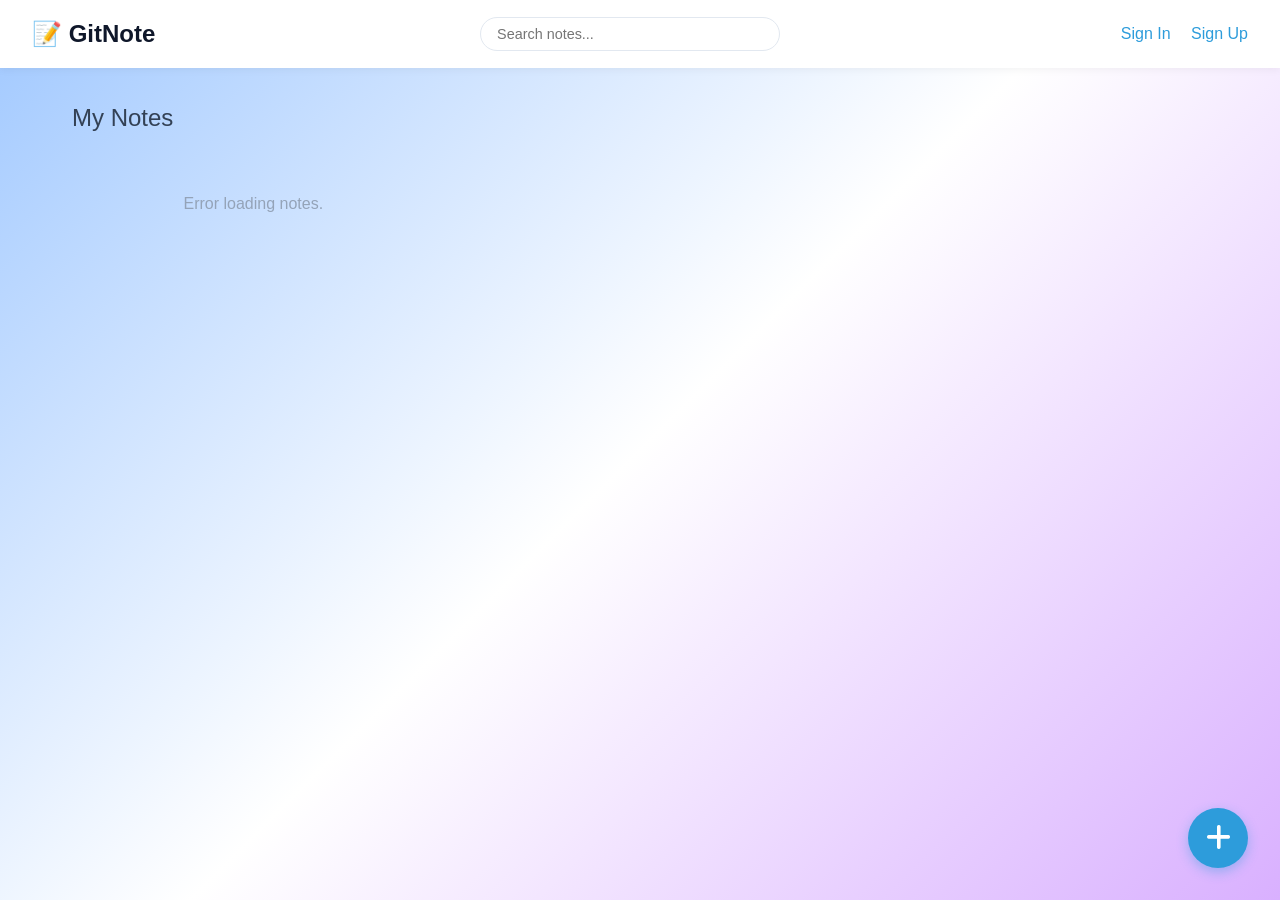
<file: index.html>
<!DOCTYPE html>
<html lang="en">
<head>
    <meta charset="UTF-8">
    <meta name="viewport" content="width=device-width, initial-scale=1.0">
    <title>GitNote · Dashboard</title>
    <link rel="stylesheet" href="https://cdnjs.cloudflare.com/ajax/libs/font-awesome/6.0.0-beta3/css/all.min.css">
    <link rel="stylesheet" href="style.css">
</head>
<body class="dashboard-bg"></body>
    <nav class="navbar">
        <div class="nav-left">
            <h1 class="logo">📝 GitNote</h1>
        </div>
        <div class="nav-center">
            <input type="text" id="searchInput" placeholder="Search notes..." class="search-bar">
        </div>
        <div class="nav-right" id="navRight">
            <!-- Filled by updateNavbar() -->
        </div>
    </nav>

    <main class="container">
        <div class="dashboard-header">
            <h2>My Notes</h2>
        </div>

        <div id="notesGrid" class="notes-grid">
            <!-- Notes will be injected here -->
        </div>

        <button id="newNoteBtn" class="fab" title="Create new note">
            <i class="fas fa-plus"></i>
        </button>
    </main>

    <script src="app.js"></script>
    <script>
        document.addEventListener('DOMContentLoaded', async () => {
            await updateNavbar();
            await loadAndDisplayNotes();

            document.getElementById('newNoteBtn').addEventListener('click', () => {
                if (!isAuthenticated()) {
                    alert('Please log in to create a note.');
                    window.location.href = 'login.html';
                    return;
                }
                window.location.href = 'editor.html';
            });

            document.getElementById('searchInput').addEventListener('input', (e) => {
                const term = e.target.value.toLowerCase();
                filterNotes(term);
            });
        });

        let allNotes = [];

        async function loadAndDisplayNotes() {
            try {
                allNotes = await getNotes();
                displayNotes(allNotes);
            } catch (err) {
                console.error(err);
                document.getElementById('notesGrid').innerHTML = '<p class="empty-state">Error loading notes.</p>';
            }
        }

        async function displayNotes(notes) {
            const grid = document.getElementById('notesGrid');
            const currentUser = getCurrentUser();
            grid.innerHTML = '';

            if (notes.length === 0) {
                grid.innerHTML = '<p class="empty-state">No notes yet. <a href="editor.html">Create your first note</a>.</p>';
                return;
            }

            for (const note of notes) {
                let forkCount = '?';
                try {
                    const forks = await getForks(note.id);
                    forkCount = forks.length;
                } catch (e) { /* ignore */ }

                const card = document.createElement('div');
                card.className = 'note-card';
                card.dataset.id = note.id;

                let actionsHtml = `
                    <div class="card-actions">
                        <button class="action-btn fork-btn" title="Fork this note"><i class="fas fa-code-branch"></i></button>
                        <button class="action-btn share-btn" title="Copy link to share"><i class="fas fa-share-alt"></i></button>
                `;
                if (currentUser && currentUser.username === note.author) {
                    actionsHtml += `
                        <button class="action-btn edit-btn" title="Edit note"><i class="fas fa-edit"></i></button>
                    `;
                }
                actionsHtml += `</div>`;

                card.innerHTML = `
                    <h3 class="note-title">${escapeHtml(note.title)}</h3>
                    <p class="note-preview">${escapeHtml(note.content.substring(0, 60))}${note.content.length > 60 ? '…' : ''}</p>
                    <div class="card-footer">
                        <span class="fork-badge"><i class="fas fa-code-branch"></i> ${forkCount}</span>
                        <span class="note-date">${new Date(note.createdAt).toLocaleDateString()}</span>
                    </div>
                    <div class="card-author">by ${escapeHtml(note.author)}</div>
                    ${actionsHtml}
                `;

                // Fork button
                const forkBtn = card.querySelector('.fork-btn');
                forkBtn.addEventListener('click', async (e) => {
                    e.stopPropagation();
                    if (!isAuthenticated()) {
                        alert('Please log in to fork a note.');
                        window.location.href = 'login.html';
                        return;
                    }
                    await forkNote(note.id);
                });

                // Share button
                const shareBtn = card.querySelector('.share-btn');
                shareBtn.addEventListener('click', (e) => {
                    e.stopPropagation();
                    const url = `${window.location.origin}/detail.html?id=${note.id}`;
                    if (navigator.clipboard) {
                        navigator.clipboard.writeText(url).then(() => alert('Link copied!'));
                    } else {
                        alert(url);
                    }
                });

                // Edit button (if present)
                const editBtn = card.querySelector('.edit-btn');
                if (editBtn) {
                    editBtn.addEventListener('click', (e) => {
                        e.stopPropagation();
                        window.location.href = `editor.html?id=${note.id}`;
                    });
                }

                // Card click opens detail
                card.addEventListener('click', () => {
                    window.location.href = `detail.html?id=${note.id}`;
                });

                grid.appendChild(card);
            }
        }

        function filterNotes(term) {
            const filtered = allNotes.filter(n =>
                n.title.toLowerCase().includes(term) ||
                n.content.toLowerCase().includes(term)
            );
            displayNotes(filtered);
        }
    </script>
    <script>
    // Keyboard shortcut for new note (already handled globally)
    // Keyboard shortcut for search is handled in app.js
    
    // Add Ctrl+S shortcut for saving (already in editor)
</script>
</body>
</html>
</file>
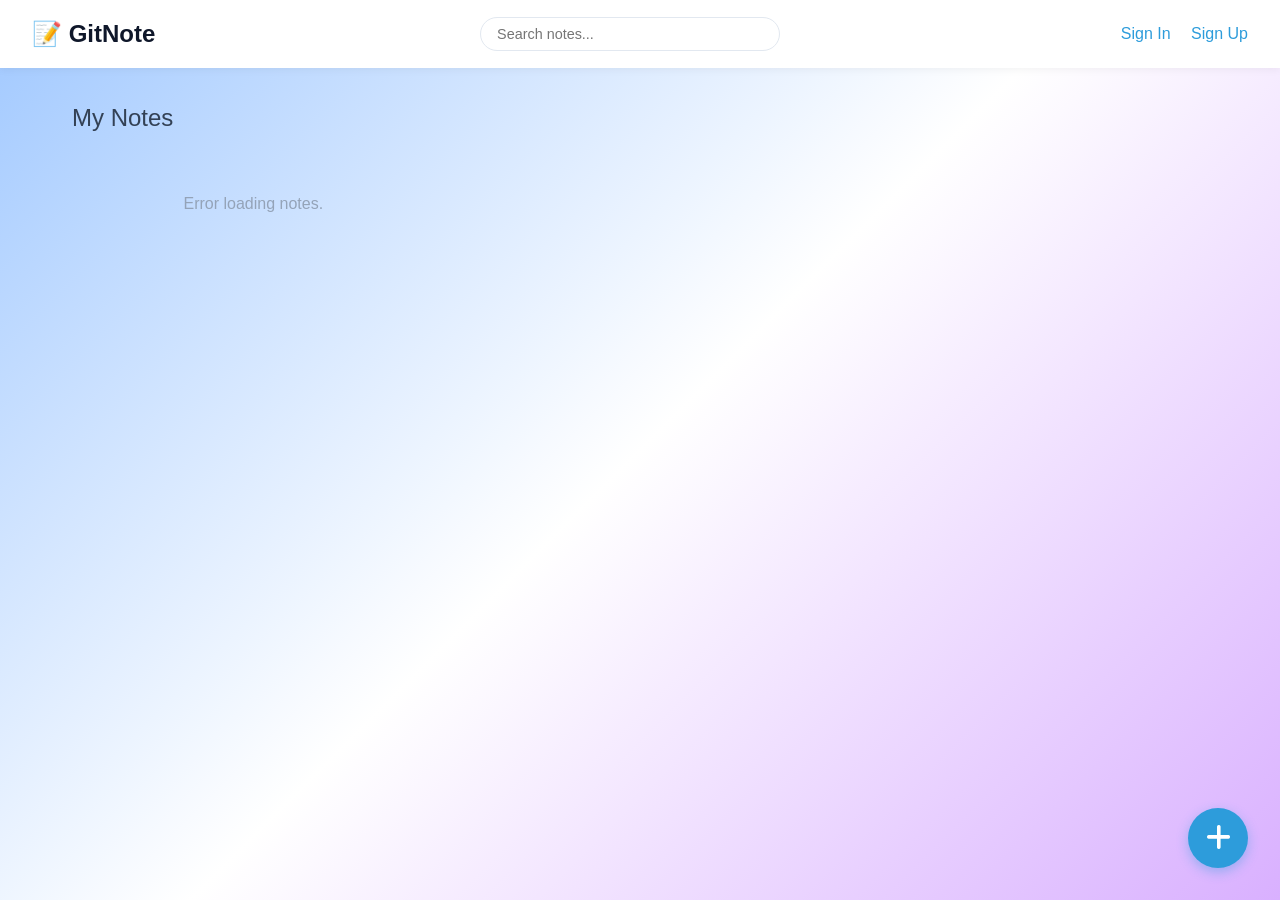
<file: detail.html>
<!DOCTYPE html>
<html lang="en">
<head>
    <meta charset="UTF-8">
    <meta name="viewport" content="width=device-width, initial-scale=1.0">
    <title>GitNote · Note Detail</title>
    <link rel="stylesheet" href="https://cdnjs.cloudflare.com/ajax/libs/font-awesome/6.0.0-beta3/css/all.min.css">
    <link rel="stylesheet" href="style.css">
</head>
<body>
    <nav class="navbar">
        <div class="nav-left">
            <a href="index.html" class="back-btn"><i class="fas fa-arrow-left"></i> Back</a>
        </div>
        <div class="nav-right" id="navRight">
            <!-- Filled by JS -->
        </div>
    </nav>

    <main class="container detail-container">
        <div id="noteHeader" class="detail-header">
            <h1 id="noteTitle">Loading...</h1>
            <p class="meta">By <span id="noteAuthor"></span> • <span id="noteDate"></span></p>
        </div>

        <!-- Export buttons -->
        <div class="export-buttons">
            <button id="exportPdfBtn" class="btn-export"><i class="fas fa-file-pdf"></i> PDF</button>
            <button id="exportMarkdownBtn" class="btn-export"><i class="fas fa-file-code"></i> Markdown</button>
            <button id="exportTxtBtn" class="btn-export"><i class="fas fa-file-lines"></i> Text</button>
        </div>

        <div id="noteContent" class="detail-content">
            <!-- Content will be rendered here -->
        </div>

        <!-- Action buttons -->
        <div class="detail-actions">
            <button id="shareDetailBtn" class="btn-share"><i class="fas fa-share-alt"></i> Share</button>
            <div id="ownerActions" style="display: inline;"></div>
        </div>

        <!-- Comments Section -->
        <section class="comments-section">
            <h2><i class="fas fa-comments"></i> Comments</h2>
            <div id="commentsContainer" class="comments-container">
                <!-- Comments will be loaded here -->
            </div>
            
            <!-- Add comment form (only for logged in users) -->
            <div id="addCommentForm" class="add-comment">
                <textarea id="commentText" placeholder="Write a comment..." rows="3"></textarea>
                <button id="postCommentBtn" class="btn-comment">Post Comment</button>
            </div>
        </section>

        <section class="fork-section">
            <h2><i class="fas fa-code-branch"></i> Fork Tree</h2>
            <div id="forkTree" class="fork-tree">
                <!-- Forks will appear here -->
            </div>
        </section>
    </main>

    <script src="app.js"></script>
    <script>
        document.addEventListener('DOMContentLoaded', async () => {
            await updateNavbar();

            const urlParams = new URLSearchParams(window.location.search);
            const noteId = urlParams.get('id');
            if (!noteId) {
                window.location.href = 'index.html';
                return;
            }

            try {
                const note = await getNoteById(noteId);

                document.getElementById('noteTitle').textContent = note.title;
                document.getElementById('noteAuthor').textContent = note.author || 'anonymous';
                document.getElementById('noteDate').textContent = new Date(note.createdAt).toLocaleDateString();

                // Render content as HTML
                document.getElementById('noteContent').innerHTML = note.content;

                // --- Export functions ---
                document.getElementById('exportPdfBtn').addEventListener('click', () => {
                    exportNoteAsPDF(note.title, note.content);
                });

                document.getElementById('exportMarkdownBtn').addEventListener('click', () => {
                    exportNoteAsMarkdown(note.title, note.content);
                });

                document.getElementById('exportTxtBtn').addEventListener('click', () => {
                    exportNoteAsText(note.title, note.content);
                });

                // Share button
                document.getElementById('shareDetailBtn').addEventListener('click', () => {
                    const url = window.location.href;
                    if (navigator.clipboard) {
                        navigator.clipboard.writeText(url).then(() => alert('Link copied!'));
                    } else {
                        alert(url);
                    }
                });

                // Owner actions (Edit and Delete)
                const currentUser = getCurrentUser();
                const ownerDiv = document.getElementById('ownerActions');
                if (currentUser && currentUser.username === note.author) {
                    ownerDiv.innerHTML = `
                        <a href="editor.html?id=${note.id}" class="btn-edit"><i class="fas fa-edit"></i> Edit</a>
                        <button id="deleteDetailBtn" class="btn-delete"><i class="fas fa-trash"></i> Delete</button>
                    `;
                    document.getElementById('deleteDetailBtn').addEventListener('click', async () => {
                        if (confirm('Are you sure you want to delete this note?')) {
                            try {
                                await deleteNote(note.id);
                                window.location.href = 'index.html';
                            } catch (err) {
                                alert(err.message);
                            }
                        }
                    });
                }

                // Load comments
                await loadComments(noteId);

                // Post comment button
                document.getElementById('postCommentBtn').addEventListener('click', async () => {
                    if (!isAuthenticated()) {
                        alert('Please log in to comment.');
                        window.location.href = 'login.html';
                        return;
                    }
                    const text = document.getElementById('commentText').value.trim();
                    if (!text) return;
                    
                    try {
                        await addComment(noteId, text);
                        document.getElementById('commentText').value = '';
                        await loadComments(noteId);
                    } catch (err) {
                        alert(err.message);
                    }
                });

                // Load forks
                await renderForks(note.id);

                // --- Keyboard Shortcuts ---
                document.addEventListener('keydown', (e) => {
                    // Ctrl+D = Fork
                    if (e.ctrlKey && e.key === 'd') {
                        e.preventDefault();
                        forkNote(note.id);
                    }
                });

            } catch (err) {
                alert('Note not found');
                window.location.href = 'index.html';
            }
        });

        async function loadComments(noteId) {
            const comments = await getComments(noteId);
            const container = document.getElementById('commentsContainer');
            const currentUser = getCurrentUser();

            if (comments.length === 0) {
                container.innerHTML = '<p class="empty-comments">No comments yet. Be the first to comment!</p>';
                return;
            }

            let html = '';
            comments.forEach(comment => {
                html += `
                    <div class="comment-item">
                        <div class="comment-header">
                            <span class="comment-author">${escapeHtml(comment.author)}</span>
                            <span class="comment-date">${new Date(comment.createdAt).toLocaleDateString()}</span>
                        </div>
                        <div class="comment-text">${escapeHtml(comment.text)}</div>
                    </div>
                `;
            });
            container.innerHTML = html;
        }

        async function renderForks(parentId) {
            const forks = await getForks(parentId);
            const container = document.getElementById('forkTree');
            if (forks.length === 0) {
                container.innerHTML = '<p class="empty-forks">No forks yet. Be the first to fork this note!</p>';
                return;
            }

            async function buildTree(noteId, level = 0) {
                const children = await getForks(noteId);
                if (children.length === 0) return '';
                let html = '';
                for (const child of children) {
                    html += `<div class="fork-item" style="margin-left: ${level * 30}px">`;
                    html += `<span class="fork-badge"><i class="fas fa-code-branch"></i></span> `;
                    html += `<a href="detail.html?id=${child.id}">${escapeHtml(child.title)}</a>`;
                    html += ` <small>(${new Date(child.createdAt).toLocaleDateString()})</small>`;
                    html += await buildTree(child.id, level + 1);
                    html += '</div>';
                }
                return html;
            }

            container.innerHTML = await buildTree(parentId);
        }

        function escapeHtml(unsafe) {
            if (!unsafe) return '';
            return unsafe.replace(/[&<>"]/g, function(m) {
                if(m === '&') return '&amp;';
                if(m === '<') return '&lt;';
                if(m === '>') return '&gt;';
                if(m === '"') return '&quot;';
                return m;
            });
        }
    </script>
</body>
</html>
</file>
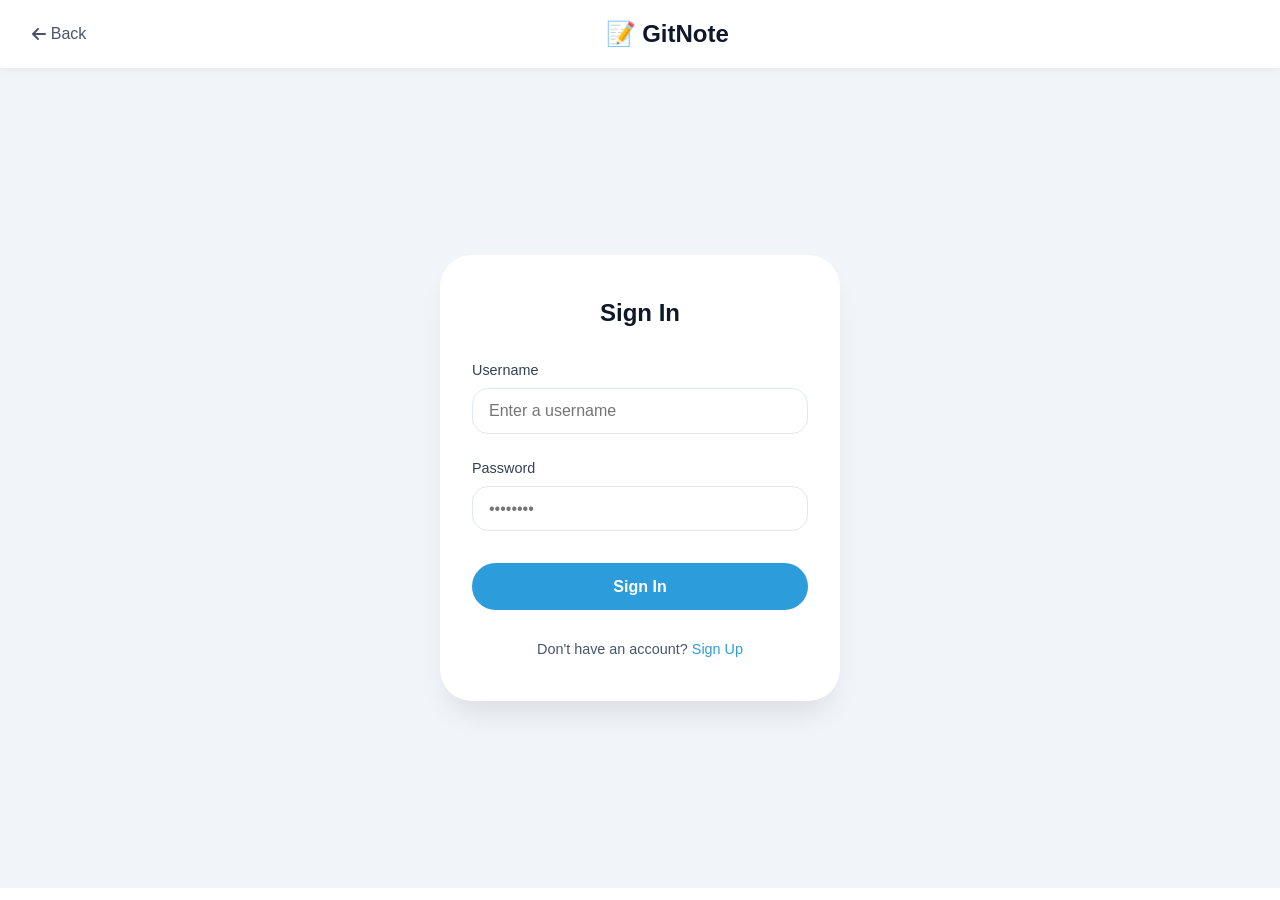
<file: editor.html>
<!DOCTYPE html>
<html lang="en">
<head>
    <meta charset="UTF-8">
    <meta name="viewport" content="width=device-width, initial-scale=1.0">
    <title>GitNote · Editor</title>
    <link rel="stylesheet" href="https://cdnjs.cloudflare.com/ajax/libs/font-awesome/6.0.0-beta3/css/all.min.css">
    <link rel="stylesheet" href="style.css">
</head>
<body>
    <nav class="navbar editor-nav">
        <div class="nav-left">
            <a href="index.html" class="back-btn"><i class="fas fa-arrow-left"></i> Back</a>
        </div>
        <div class="nav-right" id="navRight">
            <!-- Filled by JS -->
        </div>
    </nav>

    <main class="container editor-container">
        <input type="text" id="noteTitle" placeholder="Note title" class="editor-title">

        <!-- Toolbar with Word-like formatting -->
        <div class="toolbar">
            <button class="tool-btn" id="boldBtn" title="Bold (Ctrl+B)"><i class="fas fa-bold"></i></button>
            <button class="tool-btn" id="italicBtn" title="Italic (Ctrl+I)"><i class="fas fa-italic"></i></button>
            <button class="tool-btn" id="underlineBtn" title="Underline (Ctrl+U)"><i class="fas fa-underline"></i></button>
            <div class="tool-divider"></div>
            <button class="tool-btn" id="linkBtn" title="Insert Link (Ctrl+K)"><i class="fas fa-link"></i></button>
            <button class="tool-btn" id="imageBtn" title="Insert Image"><i class="fas fa-image"></i></button>
            <div class="tool-divider"></div>
            <div class="color-picker-container">
                <button class="tool-btn" id="colorBtn" title="Text Color"><i class="fas fa-palette"></i></button>
                <div id="colorPalette" class="color-palette hidden">
                    <div class="color-swatch" style="background: #ef4444;" data-color="#ef4444"></div>
                    <div class="color-swatch" style="background: #3b82f6;" data-color="#3b82f6"></div>
                    <div class="color-swatch" style="background: #22c55e;" data-color="#22c55e"></div>
                    <div class="color-swatch" style="background: #a855f7;" data-color="#a855f7"></div>
                    <div class="color-swatch" style="background: #f97316;" data-color="#f97316"></div>
                    <div class="color-swatch" style="background: #ec4899;" data-color="#ec4899"></div>
                    <div class="color-swatch" style="background: #78716c;" data-color="#78716c"></div>
                    <div class="color-swatch" style="background: #94a3b8;" data-color="#94a3b8"></div>
                    <div class="color-swatch" style="background: #06b6d4;" data-color="#06b6d4"></div>
                    <div class="color-swatch" style="background: #84cc16;" data-color="#84cc16"></div>
                    <div class="color-swatch" style="background: #fbbf24;" data-color="#fbbf24"></div>
                    <div class="color-swatch" style="background: #b45309;" data-color="#b45309"></div>
                    <div class="color-swatch" style="background: #64748b;" data-color="#64748b"></div>
                    <div class="color-swatch" style="background: #000000;" data-color="#000000"></div>
                </div>
            </div>
        </div>

        <!-- Editor content area (contenteditable for Word-like editing) -->
        <div id="editorContent" class="editor-content" contenteditable="true" placeholder="Write your note here..."></div>

        <!-- Hidden textarea to store raw content for saving -->
        <textarea id="noteContent" style="display: none;"></textarea>

        <div class="action-buttons">
            <button id="forkBtn" class="btn-fork"><i class="fas fa-code-branch"></i> Fork</button>
            <button id="shareBtn" class="btn-share"><i class="fas fa-share-alt"></i> Share</button>
            <button id="saveBtn" class="btn-save"><i class="fas fa-save"></i> Save</button>
        </div>
    </main>

    <script src="app.js"></script>
    <script>
        document.addEventListener('DOMContentLoaded', async () => {
            await updateNavbar();

            if (!isAuthenticated()) {
                alert('You must be logged in to create or edit notes.');
                window.location.href = 'login.html';
                return;
            }

            const urlParams = new URLSearchParams(window.location.search);
            const noteId = urlParams.get('id');
            let currentNote = null;

            // Setup editor
            const editorContent = document.getElementById('editorContent');
            const noteContent = document.getElementById('noteContent');
            const titleInput = document.getElementById('noteTitle');
            const colorPalette = document.getElementById('colorPalette');
            const colorBtn = document.getElementById('colorBtn');

            if (noteId) {
                try {
                    currentNote = await getNoteById(noteId);
                    titleInput.value = currentNote.title;
                    editorContent.innerHTML = currentNote.content; // Set as HTML
                    noteContent.value = currentNote.content;
                } catch (err) {
                    alert('Note not found');
                    window.location.href = 'index.html';
                }
            } else {
                currentNote = null;
                editorContent.innerHTML = '';
            }

            // Update hidden textarea when editor content changes
            editorContent.addEventListener('input', () => {
                noteContent.value = editorContent.innerHTML;
            });

            // Save button
            document.getElementById('saveBtn').addEventListener('click', saveNote);

            // Fork button
            document.getElementById('forkBtn').addEventListener('click', () => {
                if (currentNote && currentNote.id) {
                    forkNote(currentNote.id);
                } else {
                    alert('Save the note first before forking.');
                }
            });

            // Share button
            document.getElementById('shareBtn').addEventListener('click', () => {
                if (currentNote && currentNote.id) {
                    const url = window.location.origin + '/detail.html?id=' + currentNote.id;
                    if (navigator.clipboard) {
                        navigator.clipboard.writeText(url).then(() => alert('Link copied!'));
                    } else {
                        alert(url);
                    }
                } else {
                    alert('Save the note first.');
                }
            });

            // --- Word-like formatting ---
            function execCommand(cmd, value = null) {
                document.execCommand(cmd, false, value);
                editorContent.focus();
                noteContent.value = editorContent.innerHTML;
            }

            document.getElementById('boldBtn').addEventListener('click', () => execCommand('bold'));
            document.getElementById('italicBtn').addEventListener('click', () => execCommand('italic'));
            document.getElementById('underlineBtn').addEventListener('click', () => execCommand('underline'));

            document.getElementById('linkBtn').addEventListener('click', () => {
                const url = prompt('Enter URL:', 'https://');
                if (url) execCommand('createLink', url);
            });

            document.getElementById('imageBtn').addEventListener('click', () => {
                const url = prompt('Enter image URL:', 'https://');
                if (url) execCommand('insertImage', url);
            });

            // Color palette toggle
            colorBtn.addEventListener('click', (e) => {
                e.stopPropagation();
                colorPalette.classList.toggle('hidden');
            });

            // Close palette when clicking outside
            document.addEventListener('click', (e) => {
                if (!colorBtn.contains(e.target) && !colorPalette.contains(e.target)) {
                    colorPalette.classList.add('hidden');
                }
            });

            // Color swatch click
            document.querySelectorAll('.color-swatch').forEach(swatch => {
                swatch.addEventListener('click', () => {
                    const color = swatch.dataset.color;
                    execCommand('foreColor', color);
                    colorPalette.classList.add('hidden');
                });
            });

            // --- Keyboard Shortcuts ---
            document.addEventListener('keydown', (e) => {
                // Ctrl+S = Save
                if (e.ctrlKey && e.key === 's') {
                    e.preventDefault();
                    saveNote();
                }
                // Ctrl+B = Bold (browser default, but we ensure focus)
                if (e.ctrlKey && e.key === 'b') {
                    e.preventDefault();
                    execCommand('bold');
                }
                // Ctrl+I = Italic
                if (e.ctrlKey && e.key === 'i') {
                    e.preventDefault();
                    execCommand('italic');
                }
                // Ctrl+U = Underline
                if (e.ctrlKey && e.key === 'u') {
                    e.preventDefault();
                    execCommand('underline');
                }
                // Ctrl+K = Link
                if (e.ctrlKey && e.key === 'k') {
                    e.preventDefault();
                    const url = prompt('Enter URL:', 'https://');
                    if (url) execCommand('createLink', url);
                }
            });
        });

        async function saveNote() {
            const title = document.getElementById('noteTitle').value.trim() || 'Untitled';
            const content = document.getElementById('noteContent').value; // Get from hidden textarea

            const urlParams = new URLSearchParams(window.location.search);
            const noteId = urlParams.get('id');

            try {
                if (noteId) {
                    await updateNote(noteId, title, content);
                    alert('Note updated!');
                    window.location.href = `detail.html?id=${noteId}`;
                } else {
                    const newNote = await createNote(title, content);
                    window.location.href = `detail.html?id=${newNote.id}`;
                }
            } catch (err) {
                alert(err.message);
            }
        }
    </script>
</body>
</html>
</file>
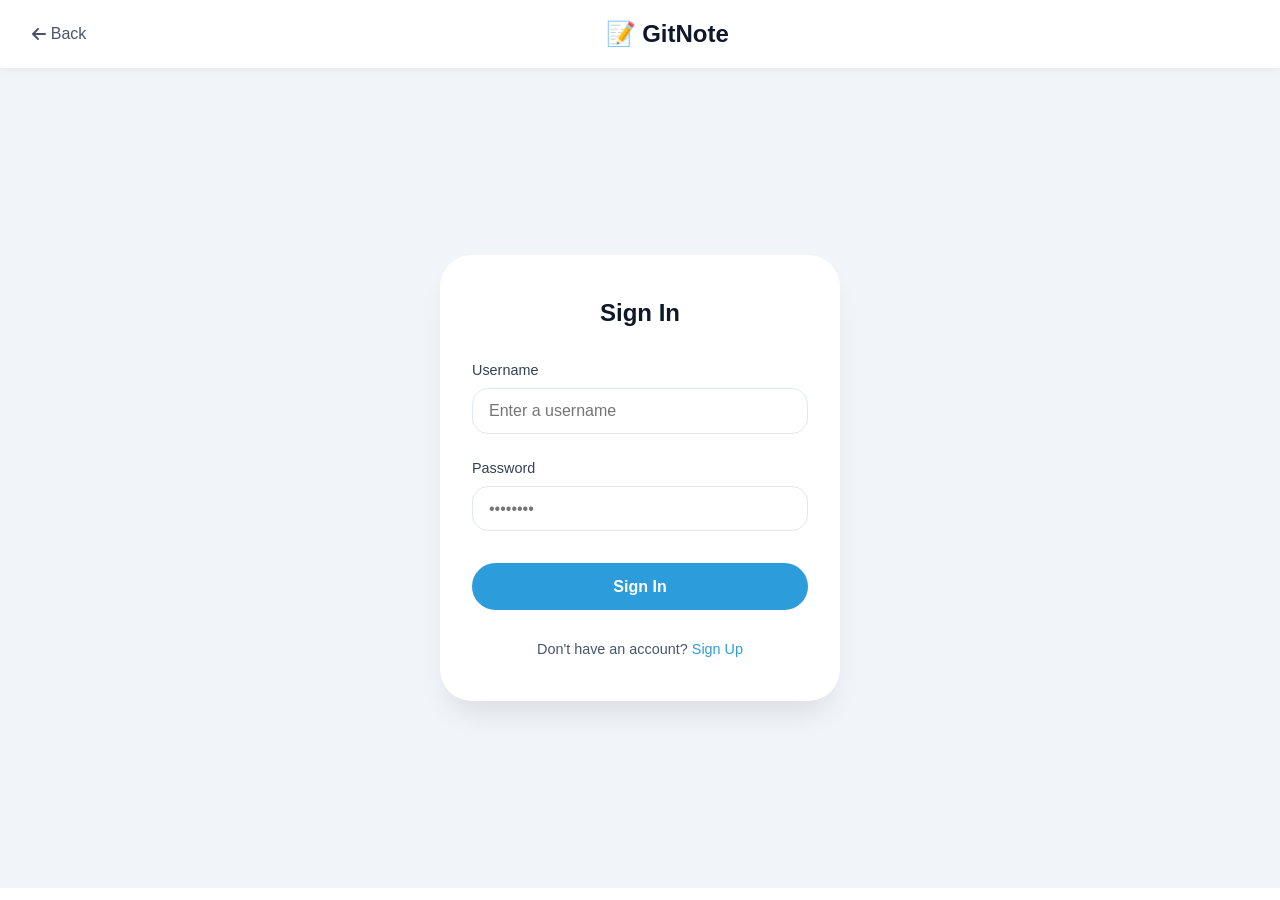
<file: login.html>
<!DOCTYPE html>
<html lang="en">
<head>
    <meta charset="UTF-8">
    <meta name="viewport" content="width=device-width, initial-scale=1.0">
    <title>GitNote · Sign In</title>
    <link rel="stylesheet" href="https://cdnjs.cloudflare.com/ajax/libs/font-awesome/6.0.0-beta3/css/all.min.css">
    <link rel="stylesheet" href="style.css">
</head>
<body>
    <nav class="navbar">
        <div class="nav-left">
            <a href="index.html" class="back-btn"><i class="fas fa-arrow-left"></i> Back</a>
        </div>
        <div class="nav-center">
            <h1 class="logo">📝 GitNote</h1>
        </div>
        <div class="nav-right"></div>
    </nav>

    <main class="auth-container">
        <div class="auth-card">
            <h2>Sign In</h2>
            <form id="loginForm">
                <div class="form-group">
                    <label for="username">Username</label>
                    <input type="text" id="username" placeholder="Enter a username" required>
                </div>
                <div class="form-group">
                    <label for="password">Password</label>
                    <input type="password" id="password" placeholder="••••••••" required>
                </div>
                <button type="submit" class="btn-auth">Sign In</button>
            </form>
            <p class="auth-switch">Don't have an account? <a href="register.html">Sign Up</a></p>
        </div>
    </main>

    <script src="app.js"></script>
    <script>
        document.getElementById('loginForm').addEventListener('submit', async (e) => {
            e.preventDefault();
            const username = document.getElementById('username').value.trim();
            const password = document.getElementById('password').value.trim();
            try {
                await loginUser(username, password);
                window.location.href = 'index.html';
            } catch (err) {
                alert(err.message);
            }
        });
    </script>
</body>
</html>
</file>
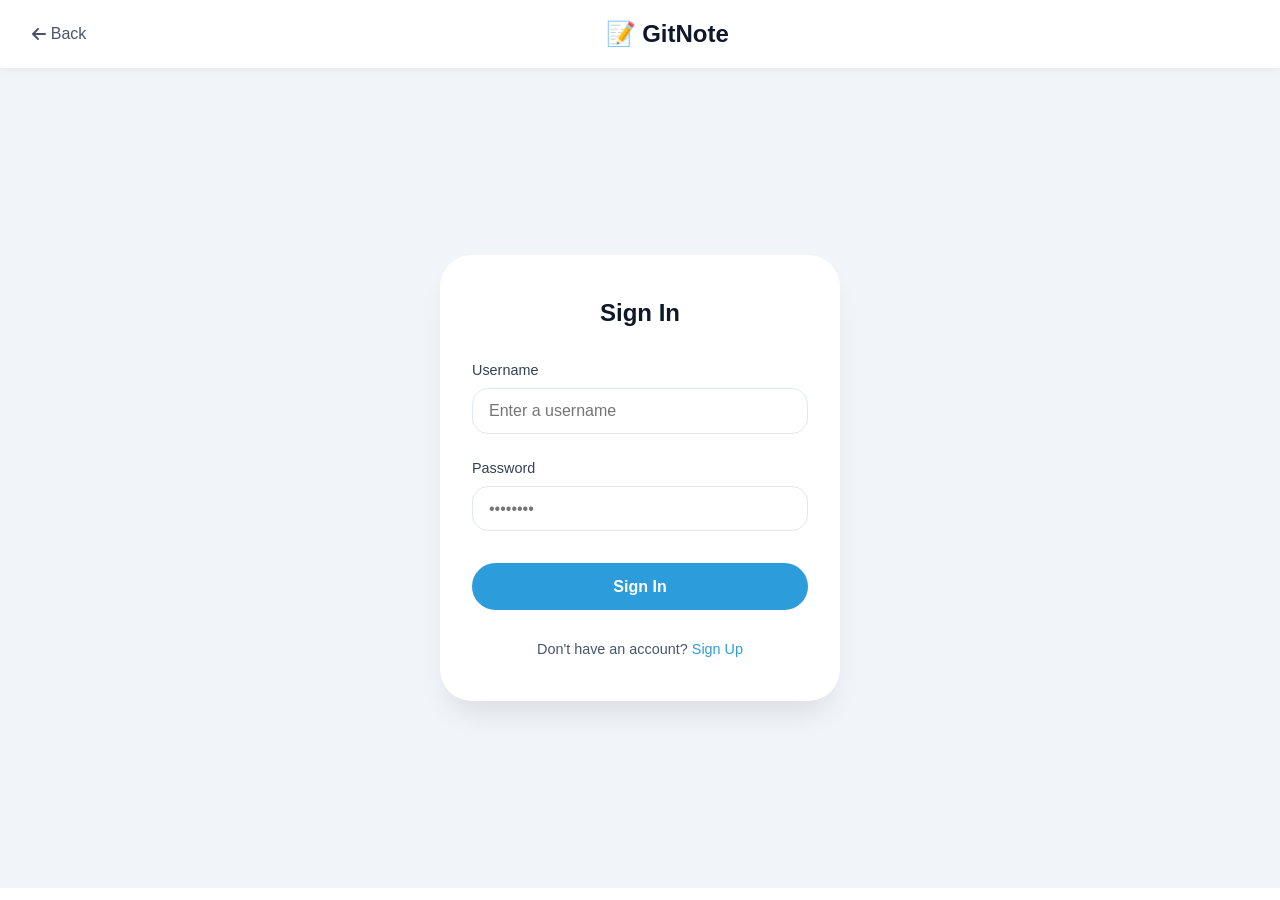
<file: profile.html>
<!DOCTYPE html>
<html lang="en">
<head>
    <meta charset="UTF-8">
    <meta name="viewport" content="width=device-width, initial-scale=1.0">
    <title>GitNote · Profile</title>
    <link rel="stylesheet" href="https://cdnjs.cloudflare.com/ajax/libs/font-awesome/6.0.0-beta3/css/all.min.css">
    <link rel="stylesheet" href="style.css">
</head>
<body>
    <nav class="navbar">
        <div class="nav-left">
            <a href="index.html" class="back-btn"><i class="fas fa-arrow-left"></i> Back</a>
        </div>
        <div class="nav-right" id="navRight">
            <!-- Filled by JS -->
        </div>
    </nav>

    <main class="container profile-container">
        <div class="profile-header">
            <div class="profile-avatar"><i class="fas fa-user-circle"></i></div>
            <h2 id="profileUsername">Loading...</h2>
        </div>

        <!-- Statistics Dashboard -->
        <div class="stats-dashboard">
            <h3><i class="fas fa-chart-bar"></i> Your Statistics</h3>
            <div id="statsContainer" class="stats-grid">
                <!-- Stats will be filled by JS -->
            </div>
        </div>

        <h3>Notes created by <span id="profileUsername2"></span></h3>
        <div id="userNotesGrid" class="notes-grid">
            <!-- Notes will be injected here -->
        </div>
    </main>

    <script src="app.js"></script>
    <script>
        document.addEventListener('DOMContentLoaded', async () => {
            await updateNavbar();

            const currentUser = getCurrentUser();
            if (!currentUser) {
                alert('Please log in to view your profile.');
                window.location.href = 'login.html';
                return;
            }

            document.getElementById('profileUsername').textContent = currentUser.username;
            document.getElementById('profileUsername2').textContent = currentUser.username;

            try {
                const allNotes = await getNotes();
                const userNotes = allNotes.filter(n => n.author === currentUser.username);
                
                // Calculate statistics
                const totalNotes = userNotes.length;
                let totalWords = 0;
                let totalForks = 0;
                let mostForkedNote = { title: 'None', count: 0 };

                for (const note of userNotes) {
                    // Count words (approximate)
                    const wordCount = note.content.replace(/<[^>]*>/g, '').split(/\s+/).filter(w => w.length > 0).length;
                    totalWords += wordCount;

                    // Count forks
                    const forks = await getForks(note.id);
                    totalForks += forks.length;

                    if (forks.length > mostForkedNote.count) {
                        mostForkedNote = { title: note.title, count: forks.length };
                    }
                }

                // Display statistics
                const statsContainer = document.getElementById('statsContainer');
                statsContainer.innerHTML = `
                    <div class="stat-card">
                        <div class="stat-value">${totalNotes}</div>
                        <div class="stat-label">Total Notes</div>
                    </div>
                    <div class="stat-card">
                        <div class="stat-value">${totalWords}</div>
                        <div class="stat-label">Total Words</div>
                    </div>
                    <div class="stat-card">
                        <div class="stat-value">${totalForks}</div>
                        <div class="stat-label">Total Forks Received</div>
                    </div>
                    <div class="stat-card">
                        <div class="stat-value">${mostForkedNote.title !== 'None' ? mostForkedNote.count : 0}</div>
                        <div class="stat-label">Most Forked: "${mostForkedNote.title !== 'None' ? escapeHtml(mostForkedNote.title.substring(0, 20)) + '...' : 'None'}"</div>
                    </div>
                `;

                // Display user notes
                const grid = document.getElementById('userNotesGrid');
                grid.innerHTML = '';

                if (userNotes.length === 0) {
                    grid.innerHTML = '<p class="empty-state">You haven’t created any notes yet. <a href="editor.html">Create one now</a>.</p>';
                    return;
                }

                for (const note of userNotes) {
                    const forkCount = (await getForks(note.id)).length;
                    const card = document.createElement('div');
                    card.className = 'note-card';
                    card.dataset.id = note.id;
                    card.innerHTML = `
                        <h3 class="note-title">${escapeHtml(note.title)}</h3>
                        <p class="note-preview">${escapeHtml(note.content.replace(/<[^>]*>/g, '').substring(0, 60))}${note.content.length > 60 ? '…' : ''}</p>
                        <div class="card-footer">
                            <span class="fork-badge"><i class="fas fa-code-branch"></i> ${forkCount} fork${forkCount !== 1 ? 's' : ''}</span>
                            <span class="note-date">${new Date(note.createdAt).toLocaleDateString()}</span>
                        </div>
                    `;
                    card.addEventListener('click', () => {
                        window.location.href = `detail.html?id=${note.id}`;
                    });
                    grid.appendChild(card);
                }
            } catch (err) {
                console.error(err);
                document.getElementById('userNotesGrid').innerHTML = '<p class="empty-state">Error loading notes.</p>';
            }
        });

        function escapeHtml(unsafe) {
            if (!unsafe) return '';
            return unsafe.replace(/[&<>"]/g, function(m) {
                if(m === '&') return '&amp;';
                if(m === '<') return '&lt;';
                if(m === '>') return '&gt;';
                if(m === '"') return '&quot;';
                return m;
            });
        }
    </script>
</body>
</html>
</file>
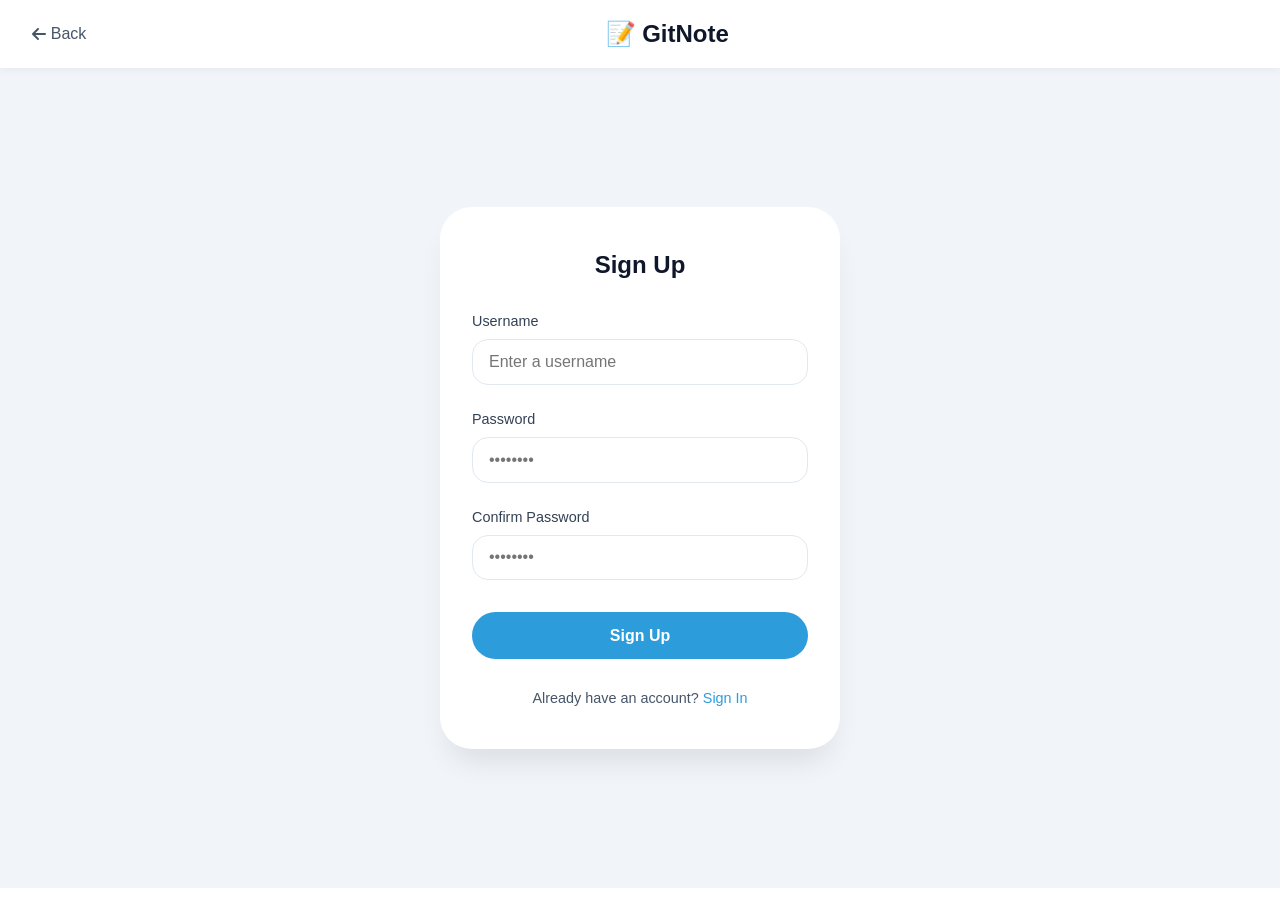
<file: register.html>
<!DOCTYPE html>
<html lang="en">
<head>
    <meta charset="UTF-8">
    <meta name="viewport" content="width=device-width, initial-scale=1.0">
    <title>GitNote · Sign Up</title>
    <link rel="stylesheet" href="https://cdnjs.cloudflare.com/ajax/libs/font-awesome/6.0.0-beta3/css/all.min.css">
    <link rel="stylesheet" href="style.css">
</head>
<body>
    <nav class="navbar">
        <div class="nav-left">
            <a href="index.html" class="back-btn"><i class="fas fa-arrow-left"></i> Back</a>
        </div>
        <div class="nav-center">
            <h1 class="logo">📝 GitNote</h1>
        </div>
        <div class="nav-right"></div>
    </nav>

    <main class="auth-container">
        <div class="auth-card">
            <h2>Sign Up</h2>
            <form id="registerForm">
                <div class="form-group">
                    <label for="username">Username</label>
                    <input type="text" id="username" placeholder="Enter a username" required>
                </div>
                <div class="form-group">
                    <label for="password">Password</label>
                    <input type="password" id="password" placeholder="••••••••" required>
                </div>
                <div class="form-group">
                    <label for="confirm">Confirm Password</label>
                    <input type="password" id="confirm" placeholder="••••••••" required>
                </div>
                <button type="submit" class="btn-auth">Sign Up</button>
            </form>
            <p class="auth-switch">Already have an account? <a href="login.html">Sign In</a></p>
        </div>
    </main>

    <script src="app.js"></script>
    <script>
        document.getElementById('registerForm').addEventListener('submit', async (e) => {
            e.preventDefault();
            const username = document.getElementById('username').value.trim();
            const password = document.getElementById('password').value.trim();
            const confirm = document.getElementById('confirm').value.trim();
            if (password !== confirm) {
                alert('Passwords do not match');
                return;
            }
            try {
                await registerUser(username, password);
                alert('Registration successful! You can now sign in.');
                window.location.href = 'login.html';
            } catch (err) {
                alert(err.message);
            }
        });
    </script>
</body>
</html>
</file>
<file: style.css>
/* ===== RESET & BASE ===== */
* {
    margin: 0;
    padding: 0;
    box-sizing: border-box;
}

body {
    font-family: 'Inter', -apple-system, BlinkMacSystemFont, 'Segoe UI', Roboto, sans-serif;
    background: #ffffff;
    color: #1e293b;
    line-height: 1.5;
}

/* ===== NAVBAR ===== */
.navbar {
    display: flex;
    align-items: center;
    justify-content: space-between;
    padding: 1rem 2rem;
    background: #ffffff;
    box-shadow: 0 2px 8px rgba(0,0,0,0.05);
    position: sticky;
    top: 0;
    z-index: 10;
}

.logo {
    font-size: 1.5rem;
    font-weight: 600;
    color: #0f172a;
}

.search-bar {
    padding: 0.5rem 1rem;
    border: 1px solid #e2e8f0;
    border-radius: 24px;
    width: 300px;
    font-size: 0.9rem;
    transition: border 0.2s;
}
.search-bar:focus {
    outline: none;
    border-color: #2D9CDB;
}

.profile-icon {
    font-size: 2rem;
    color: #475569;
    cursor: pointer;
}

/* ===== AUTH NAVIGATION ===== */
.auth-link {
    color: #2D9CDB;
    text-decoration: none;
    margin-left: 1rem;
    font-weight: 500;
}
.auth-link:hover {
    text-decoration: underline;
}

.profile-menu {
    display: flex;
    align-items: center;
    gap: 0.8rem;
}
.username {
    font-weight: 600;
    color: #0f172a;
    text-decoration: none;
}
.username:hover {
    text-decoration: underline;
}
.logout-btn {
    background: none;
    border: 1px solid #e2e8f0;
    border-radius: 20px;
    padding: 0.3rem 0.8rem;
    cursor: pointer;
    color: #475569;
    display: flex;
    align-items: center;
    gap: 0.3rem;
}
.logout-btn:hover {
    background: #f1f5f9;
}

/* ===== CONTAINER ===== */
.container {
    max-width: 1200px;
    margin: 2rem auto;
    padding: 0 2rem;
}

.dashboard-header h2 {
    font-weight: 500;
    margin-bottom: 1.5rem;
    color: #334155;
}

/* ===== NOTES GRID ===== */
.notes-grid {
    display: grid;
    grid-template-columns: repeat(auto-fill, minmax(280px, 1fr));
    gap: 1.5rem;
    margin-bottom: 3rem;
}

.note-card {
    background: white;
    border-radius: 16px;
    padding: 1.2rem;
    box-shadow: 0 4px 12px rgba(0,0,0,0.03);
    border: 1px solid #e9eef2;
    cursor: pointer;
    transition: transform 0.2s, box-shadow 0.2s;
    display: flex;
    flex-direction: column;
    height: auto;
    min-height: 200px;
}
.note-card:hover {
    transform: translateY(-4px);
    box-shadow: 0 12px 24px rgba(0,0,0,0.06);
    border-color: #cbd5e1;
}

.note-title {
    font-size: 1.1rem;
    font-weight: 600;
    margin-bottom: 0.5rem;
    color: #0f172a;
    white-space: nowrap;
    overflow: hidden;
    text-overflow: ellipsis;
}

.note-preview {
    color: #475569;
    font-size: 0.9rem;
    flex: 1;
    overflow: hidden;
    display: -webkit-box;
    -webkit-line-clamp: 3;
    -webkit-box-orient: vertical;
}

.card-footer {
    display: flex;
    justify-content: space-between;
    align-items: center;
    margin-top: 0.8rem;
    font-size: 0.85rem;
    color: #64748b;
}

.fork-badge {
    background: #e9f5ef;
    color: #27AE60;
    padding: 0.2rem 0.6rem;
    border-radius: 20px;
    display: inline-flex;
    align-items: center;
    gap: 0.3rem;
    font-weight: 500;
}

.note-date {
    font-size: 0.8rem;
}

.card-author {
    font-size: 0.8rem;
    color: #94a3b8;
    margin-top: 0.3rem;
}

/* ===== CARD ACTION BUTTONS ===== */
.card-actions {
    display: flex;
    gap: 0.5rem;
    margin-top: 0.8rem;
    justify-content: flex-end;
    border-top: 1px solid #e9eef2;
    padding-top: 0.8rem;
}

.action-btn {
    background: white;
    border: 1px solid #e2e8f0;
    border-radius: 8px;
    width: 36px;
    height: 36px;
    display: inline-flex;
    align-items: center;
    justify-content: center;
    cursor: pointer;
    color: #475569;
    transition: all 0.2s;
    font-size: 1rem;
}
.action-btn:hover {
    background: #f1f5f9;
    border-color: #cbd5e1;
    transform: translateY(-2px);
}

.fork-btn {
    color: #27AE60;
    border-color: #27AE60;
}
.fork-btn:hover {
    background: #27AE60;
    color: white;
}

.share-btn {
    color: #2D9CDB;
    border-color: #2D9CDB;
}
.share-btn:hover {
    background: #2D9CDB;
    color: white;
}

.edit-btn {
    color: #2D9CDB;
    border-color: #2D9CDB;
}
.edit-btn:hover {
    background: #2D9CDB;
    color: white;
}

/* ===== FAB (Floating Action Button) ===== */
.fab {
    position: fixed;
    bottom: 2rem;
    right: 2rem;
    width: 60px;
    height: 60px;
    border-radius: 50%;
    background: #2D9CDB;
    color: white;
    border: none;
    font-size: 1.8rem;
    box-shadow: 0 4px 12px rgba(45,156,219,0.4);
    cursor: pointer;
    display: flex;
    align-items: center;
    justify-content: center;
    transition: background 0.2s, transform 0.1s;
    z-index: 100;
}
.fab:hover {
    background: #1e7fa3;
    transform: scale(1.05);
}

/* ===== EDITOR PAGE ===== */
.editor-nav {
    justify-content: space-between;
}

.back-btn {
    color: #475569;
    text-decoration: none;
    font-size: 1rem;
    display: flex;
    align-items: center;
    gap: 0.3rem;
}
.back-btn:hover {
    color: #1e293b;
}

.btn-save {
    background: #2D9CDB;
    color: white;
    border: none;
    padding: 0.5rem 1.2rem;
    border-radius: 24px;
    font-weight: 500;
    cursor: pointer;
    display: flex;
    align-items: center;
    gap: 0.5rem;
    transition: background 0.2s;
}
.btn-save:hover {
    background: #1e7fa3;
}

.editor-container {
    display: flex;
    flex-direction: column;
    gap: 1rem;
}

.editor-title {
    font-size: 2rem;
    font-weight: 600;
    border: none;
    outline: none;
    background: transparent;
    padding: 0.5rem 0;
    border-bottom: 2px solid #e2e8f0;
    width: 100%;
}
.editor-title:focus {
    border-bottom-color: #2D9CDB;
}

.editor-container textarea {
    width: 100%;
    min-height: 350px;
    border: 1px solid #e2e8f0;
    border-radius: 16px;
    padding: 1.5rem;
    font-size: 1rem;
    font-family: inherit;
    line-height: 1.6;
    resize: vertical;
    background: white;
}
.editor-container textarea:focus {
    outline: none;
    border-color: #2D9CDB;
    box-shadow: 0 0 0 3px rgba(45,156,219,0.1);
}

.toolbar {
    display: flex;
    gap: 0.5rem;
    flex-wrap: wrap;
    background: white;
    padding: 0.8rem;
    border-radius: 40px;
    border: 1px solid #e2e8f0;
}
.tool-btn {
    background: none;
    border: none;
    width: 40px;
    height: 40px;
    border-radius: 50%;
    color: #475569;
    font-size: 1rem;
    cursor: pointer;
    transition: background 0.2s;
}
.tool-btn:hover {
    background: #f1f5f9;
    color: #1e293b;
}

.action-buttons {
    display: flex;
    gap: 1rem;
    justify-content: flex-end;
    margin-top: 1rem;
}

.btn-fork, .btn-share, .btn-edit {
    padding: 0.6rem 1.5rem;
    border-radius: 30px;
    border: none;
    font-weight: 600;
    display: inline-flex;
    align-items: center;
    gap: 0.5rem;
    cursor: pointer;
    transition: all 0.2s;
    text-decoration: none;
    font-size: 0.95rem;
}
.btn-fork {
    background: #27AE60;
    color: white;
}
.btn-fork:hover {
    background: #1e8f4d;
}
.btn-share {
    background: #e2e8f0;
    color: #334155;
}
.btn-share:hover {
    background: #cbd5e1;
}
.btn-edit {
    background: #2D9CDB;
    color: white;
}
.btn-edit:hover {
    background: #1e7fa3;
}

/* ===== DETAIL PAGE ===== */
.detail-header {
    margin-bottom: 2rem;
}
.detail-header h1 {
    font-size: 2.2rem;
    font-weight: 700;
    color: #0f172a;
    margin-bottom: 0.3rem;
}
.meta {
    color: #64748b;
    font-size: 0.95rem;
}

.detail-content {
    background: white;
    border-radius: 24px;
    padding: 2rem;
    border: 1px solid #e9eef2;
    box-shadow: 0 8px 16px rgba(0,0,0,0.02);
    margin-bottom: 2rem;
    line-height: 1.7;
}

.detail-actions {
    display: flex;
    gap: 1rem;
    justify-content: flex-end;
    margin: 1rem 0 2rem 0;
}
.btn-delete {
    background: #ef4444;
    color: white;
    border: none;
    padding: 0.6rem 1.5rem;
    border-radius: 30px;
    font-weight: 600;
    display: inline-flex;
    align-items: center;
    gap: 0.5rem;
    cursor: pointer;
    transition: background 0.2s;
    text-decoration: none;
    font-size: 0.95rem;
}
.btn-delete:hover {
    background: #dc2626;
}

.fork-section h2 {
    font-size: 1.5rem;
    font-weight: 500;
    margin-bottom: 1.2rem;
    color: #1e293b;
    display: flex;
    align-items: center;
    gap: 0.5rem;
}

.fork-tree {
    background: white;
    border-radius: 20px;
    padding: 1.8rem;
    border: 1px solid #e2e8f0;
}

.fork-item {
    padding: 0.6rem 0.8rem;
    border-left: 3px solid #2D9CDB;
    background: #f9fbfd;
    margin-bottom: 0.5rem;
    border-radius: 0 8px 8px 0;
    display: flex;
    align-items: center;
    gap: 0.5rem;
}
.fork-item a {
    color: #1e293b;
    text-decoration: none;
    font-weight: 500;
}
.fork-item a:hover {
    text-decoration: underline;
    color: #2D9CDB;
}
.fork-item small {
    color: #64748b;
}

.empty-forks, .empty-state {
    color: #94a3b8;
    text-align: center;
    padding: 2rem;
}

/* ===== PROFILE PAGE ===== */
.profile-container {
    max-width: 900px;
}
.profile-header {
    display: flex;
    align-items: center;
    gap: 2rem;
    margin-bottom: 2.5rem;
    background: white;
    padding: 2rem;
    border-radius: 32px;
    box-shadow: 0 4px 12px rgba(0,0,0,0.02);
}
.profile-avatar {
    font-size: 5rem;
    color: #2D9CDB;
}
.profile-header h2 {
    font-size: 2rem;
    color: #0f172a;
}

/* ===== RESPONSIVE ===== */
@media (max-width: 640px) {
    .navbar {
        flex-direction: column;
        gap: 0.8rem;
        padding: 1rem;
    }
    .search-bar {
        width: 100%;
    }
    .container {
        padding: 0 1rem;
    }
    .notes-grid {
        grid-template-columns: 1fr;
    }
    .fab {
        bottom: 1rem;
        right: 1rem;
    }
    .profile-header {
        flex-direction: column;
        text-align: center;
        gap: 1rem;
    }
}
/* ===== DASHBOARD GRADIENT BACKGROUND ===== */
body.dashboard-bg {
    background: linear-gradient(135deg, #a0c8ff 0%, #ffffff 50%, #d9b0ff 100%);
    min-height: 100vh;
}
/* ===== AUTH PAGES (Login / Register) ===== */
.auth-container {
    display: flex;
    justify-content: center;
    align-items: center;
    min-height: calc(100vh - 80px);
    background: #f1f5f9;
    padding: 1rem;
}

.auth-card {
    background: white;
    border-radius: 32px;
    padding: 2.5rem 2rem;
    width: 100%;
    max-width: 400px;
    box-shadow: 0 20px 30px -10px rgba(0,0,0,0.1);
}

.auth-card h2 {
    text-align: center;
    margin-bottom: 1.8rem;
    color: #0f172a;
    font-weight: 600;
}

.form-group {
    margin-bottom: 1.5rem;
}

.form-group label {
    display: block;
    margin-bottom: 0.4rem;
    font-weight: 500;
    color: #334155;
    font-size: 0.9rem;
}

.form-group input {
    width: 100%;
    padding: 0.8rem 1rem;
    border: 1px solid #e2e8f0;
    border-radius: 16px;
    font-size: 1rem;
    transition: border 0.2s;
}
.form-group input:focus {
    outline: none;
    border-color: #2D9CDB;
    box-shadow: 0 0 0 3px rgba(45,156,219,0.1);
}

.btn-auth {
    width: 100%;
    padding: 0.9rem;
    background: #2D9CDB;
    color: white;
    border: none;
    border-radius: 30px;
    font-weight: 600;
    font-size: 1rem;
    cursor: pointer;
    transition: background 0.2s;
    margin-top: 0.5rem;
}
.btn-auth:hover {
    background: #1e7fa3;
}

.auth-switch {
    text-align: center;
    margin-top: 1.8rem;
    font-size: 0.9rem;
    color: #475569;
}
.auth-switch a {
    color: #2D9CDB;
    text-decoration: none;
    font-weight: 500;
}
.auth-switch a:hover {
    text-decoration: underline;
}
/* ===== DARK MODE ===== */
body.dark-mode {
    background: #1a1a1a;
    color: #e5e5e5;
}

body.dark-mode .navbar,
body.dark-mode .note-card,
body.dark-mode .detail-content,
body.dark-mode .fork-tree,
body.dark-mode .auth-card,
body.dark-mode .profile-header,
body.dark-mode .comment-item {
    background: #2d2d2d;
    border-color: #404040;
    color: #e5e5e5;
}

body.dark-mode .note-title,
body.dark-mode .detail-header h1,
body.dark-mode .profile-header h2 {
    color: #ffffff;
}

body.dark-mode .note-preview,
body.dark-mode .meta,
body.dark-mode .card-footer,
body.dark-mode .note-date,
body.dark-mode .card-author {
    color: #a0a0a0;
}

body.dark-mode .toolbar {
    background: #2d2d2d;
    border-color: #404040;
}

body.dark-mode .tool-btn {
    color: #e5e5e5;
}

body.dark-mode .tool-btn:hover {
    background: #404040;
}

.dark-mode-toggle {
    background: none;
    border: none;
    color: #475569;
    font-size: 1.2rem;
    cursor: pointer;
    margin-left: 1rem;
}

body.dark-mode .dark-mode-toggle {
    color: #e5e5e5;
}

/* ===== COLOR PICKER ===== */
.color-picker-container {
    position: relative;
    display: inline-block;
}

.color-palette {
    position: absolute;
    top: 100%;
    left: 0;
    width: 210px;
    background: white;
    border: 1px solid #e2e8f0;
    border-radius: 8px;
    padding: 8px;
    display: grid;
    grid-template-columns: repeat(7, 1fr);
    gap: 5px;
    z-index: 1000;
    box-shadow: 0 4px 12px rgba(0,0,0,0.1);
}

.color-palette.hidden {
    display: none;
}

.color-swatch {
    width: 24px;
    height: 24px;
    border-radius: 4px;
    cursor: pointer;
    border: 1px solid #e2e8f0;
    transition: transform 0.2s;
}

.color-swatch:hover {
    transform: scale(1.2);
    border-color: #2D9CDB;
}

body.dark-mode .color-palette {
    background: #2d2d2d;
    border-color: #404040;
}

.tool-divider {
    width: 1px;
    height: 24px;
    background: #e2e8f0;
    margin: 0 4px;
}

body.dark-mode .tool-divider {
    background: #404040;
}

/* ===== EDITOR CONTENT ===== */
.editor-content {
    width: 100%;
    min-height: 350px;
    border: 1px solid #e2e8f0;
    border-radius: 16px;
    padding: 1.5rem;
    font-size: 1rem;
    font-family: inherit;
    line-height: 1.6;
    overflow-y: auto;
    background: white;
    outline: none;
}

.editor-content:focus {
    border-color: #2D9CDB;
    box-shadow: 0 0 0 3px rgba(45,156,219,0.1);
}

.editor-content[placeholder]:empty:before {
    content: attr(placeholder);
    color: #94a3b8;
}

body.dark-mode .editor-content {
    background: #2d2d2d;
    border-color: #404040;
    color: #e5e5e5;
}

/* ===== EXPORT BUTTONS ===== */
.export-buttons {
    display: flex;
    gap: 0.5rem;
    margin-bottom: 1rem;
    flex-wrap: wrap;
}

.btn-export {
    background: #f1f5f9;
    border: 1px solid #e2e8f0;
    padding: 0.4rem 1rem;
    border-radius: 20px;
    font-size: 0.9rem;
    cursor: pointer;
    display: inline-flex;
    align-items: center;
    gap: 0.5rem;
    color: #475569;
    transition: all 0.2s;
}

.btn-export:hover {
    background: #e2e8f0;
    border-color: #cbd5e1;
}

body.dark-mode .btn-export {
    background: #404040;
    border-color: #555;
    color: #e5e5e5;
}

/* ===== COMMENTS SECTION ===== */
.comments-section {
    margin: 2rem 0;
    background: white;
    border-radius: 20px;
    padding: 1.5rem;
    border: 1px solid #e2e8f0;
}

.comments-section h2 {
    font-size: 1.3rem;
    margin-bottom: 1.2rem;
    display: flex;
    align-items: center;
    gap: 0.5rem;
}

.comments-container {
    max-height: 300px;
    overflow-y: auto;
    margin-bottom: 1.5rem;
}

.comment-item {
    background: #f8fafc;
    border-radius: 12px;
    padding: 1rem;
    margin-bottom: 1rem;
}

.comment-header {
    display: flex;
    justify-content: space-between;
    margin-bottom: 0.5rem;
    font-size: 0.9rem;
}

.comment-author {
    font-weight: 600;
    color: #2D9CDB;
}

.comment-date {
    color: #94a3b8;
}

.comment-text {
    line-height: 1.5;
}

.add-comment {
    margin-top: 1rem;
}

.add-comment textarea {
    width: 100%;
    padding: 0.8rem;
    border: 1px solid #e2e8f0;
    border-radius: 12px;
    margin-bottom: 0.8rem;
    resize: vertical;
    font-family: inherit;
}

.add-comment textarea:focus {
    outline: none;
    border-color: #2D9CDB;
}

.btn-comment {
    background: #2D9CDB;
    color: white;
    border: none;
    padding: 0.5rem 1.5rem;
    border-radius: 20px;
    cursor: pointer;
    font-weight: 500;
}

.btn-comment:hover {
    background: #1e7fa3;
}

.empty-comments {
    color: #94a3b8;
    text-align: center;
    padding: 2rem;
}

body.dark-mode .comments-section {
    background: #2d2d2d;
    border-color: #404040;
}

body.dark-mode .comment-item {
    background: #363636;
}

/* ===== STATISTICS DASHBOARD ===== */
.stats-dashboard {
    margin: 2rem 0;
    background: white;
    border-radius: 20px;
    padding: 1.5rem;
    border: 1px solid #e2e8f0;
}

.stats-dashboard h3 {
    margin-bottom: 1.2rem;
    display: flex;
    align-items: center;
    gap: 0.5rem;
}

.stats-grid {
    display: grid;
    grid-template-columns: repeat(auto-fit, minmax(200px, 1fr));
    gap: 1rem;
}

.stat-card {
    background: #f8fafc;
    border-radius: 12px;
    padding: 1.2rem;
    text-align: center;
}

.stat-value {
    font-size: 2rem;
    font-weight: 700;
    color: #2D9CDB;
    margin-bottom: 0.3rem;
}

.stat-label {
    color: #64748b;
    font-size: 0.9rem;
}

body.dark-mode .stats-dashboard {
    background: #2d2d2d;
    border-color: #404040;
}

body.dark-mode .stat-card {
    background: #363636;
}

body.dark-mode .stat-label {
    color: #a0a0a0;
}
</file>
